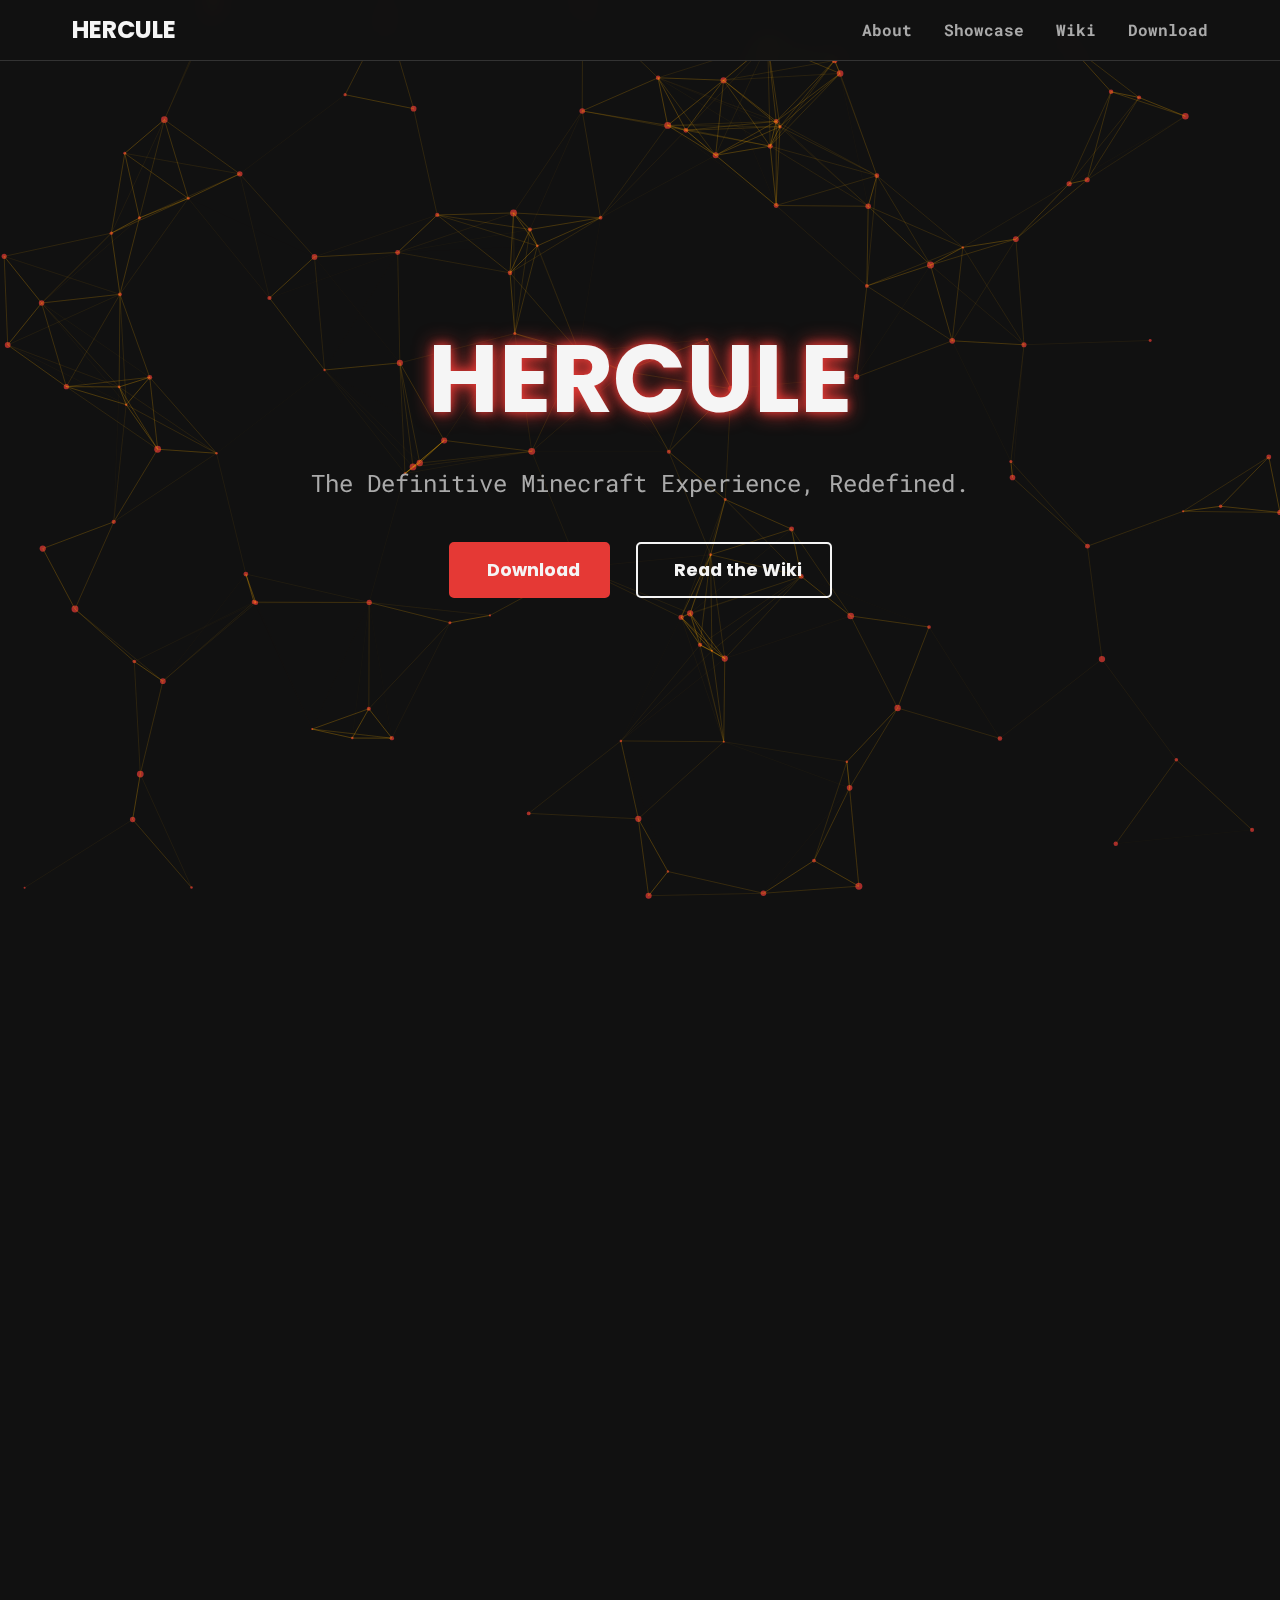
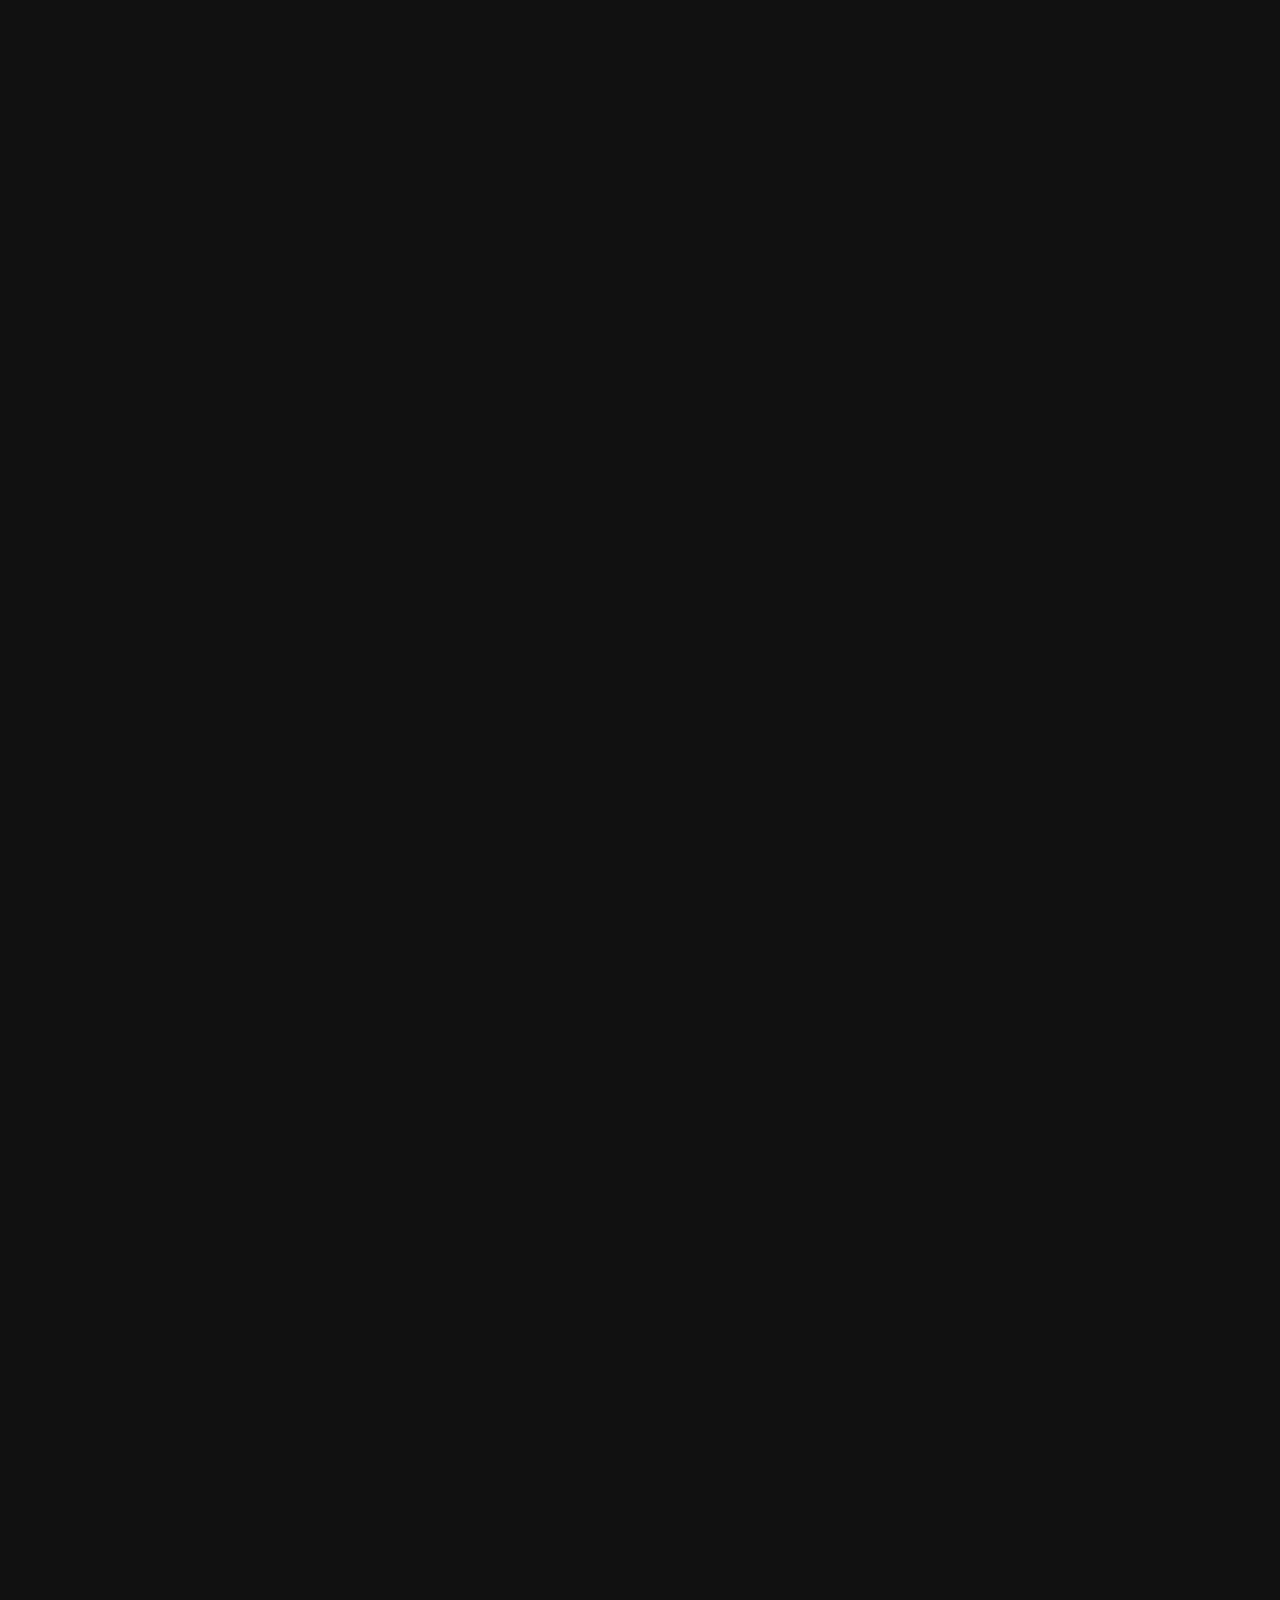
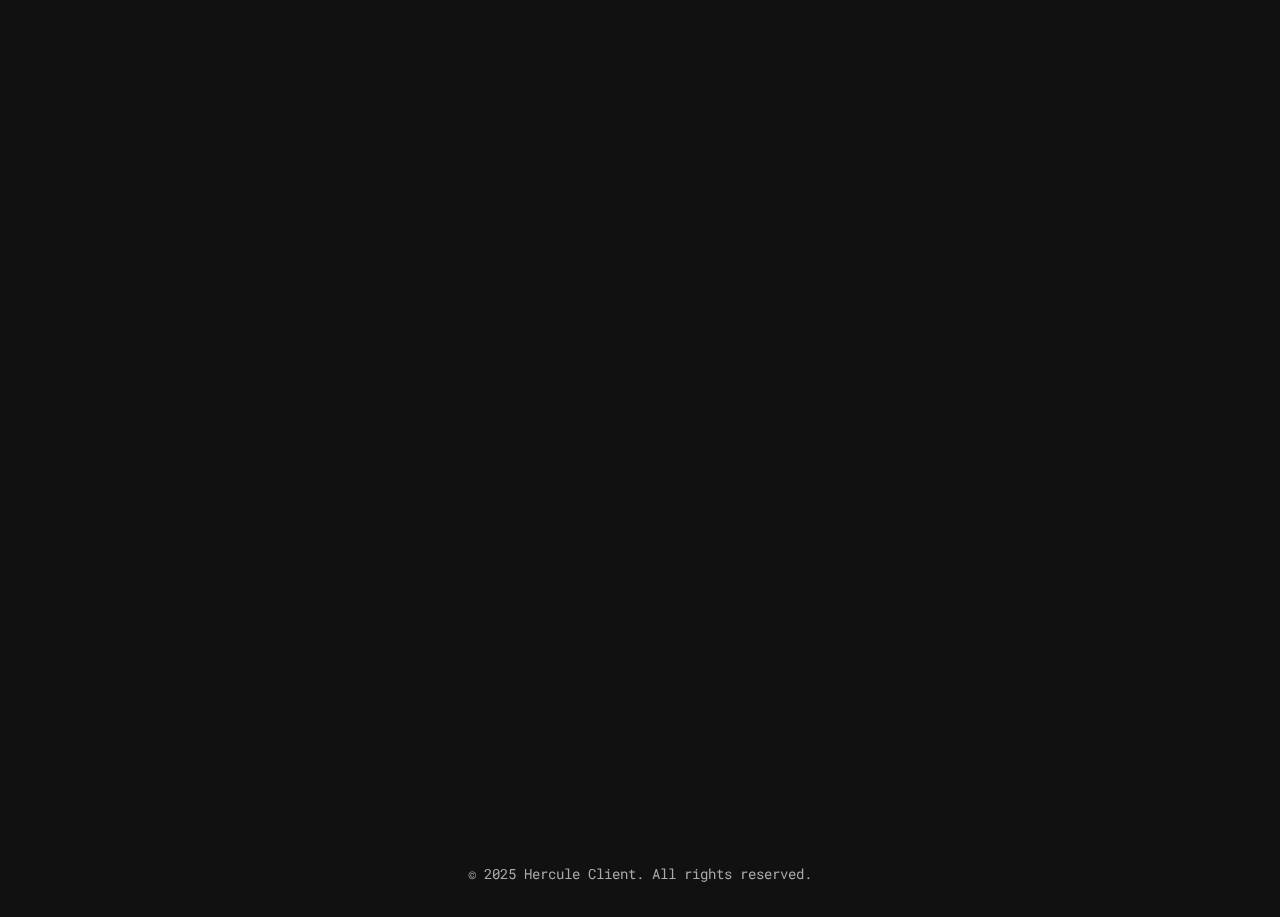
<file: index.html>
<!DOCTYPE html>
<html lang="en">
<head>
    <meta charset="UTF-8">
    <meta name="viewport" content="width=device-width, initial-scale=1.0">
    <title>Hercule Client</title>
    <link rel="stylesheet" href="style.css">
    <link rel="preconnect" href="https://fonts.googleapis.com">
    <link rel="preconnect" href="https://fonts.gstatic.com" crossorigin>
    <link href="https://fonts.googleapis.com/css2?family=Poppins:wght@700&family=Roboto+Mono:wght@400;700&display=swap" rel="stylesheet">
    <link rel="stylesheet" href="https://cdnjs.cloudflare.com/ajax/libs/font-awesome/6.5.1/css/all.min.css" integrity="sha512-DTOQO9RWCH3ppGqcWaEA1BIZOC6xxalwEsw9c2QQeAIftl+Vegovlnee1c9QX4TctnWMn13TZye+giMm8e2LwA==" crossorigin="anonymous" referrerpolicy="no-referrer" />
</head>
<body>
    <canvas id="particle-canvas"></canvas>

    <nav>
        <div class="nav-container">
            <a href="#" class="nav-logo">HERCULE</a>
            <ul class="nav-links">
                <li><a href="#about">About</a></li>
                <li><a href="#showcase">Showcase</a></li>
                <li><a href="wiki.html">Wiki</a></li>
                <li><a href="#download">Download</a></li>
            </ul>
        </div>
    </nav>

    <header class="hero-section">
        <div class="hero-content">
            <h1 class="glitch" data-text="HERCULE">HERCULE</h1>
            <p>The Definitive Minecraft Experience, Redefined.</p>
            <div class="hero-buttons">
                <a href="#download" class="cta-button"><i class="fas fa-download"></i> Download</a>
                <a href="wiki.html" class="cta-button secondary"><i class="fas fa-book"></i> Read the Wiki</a>
            </div>
        </div>
    </header>

    <main>
        <section id="about" class="content-section hidden">
            <div class="container">
                <h2>What is Hercule?</h2>
                <p>Hercule is a high-performance client for Minecraft for Windows, designed to elevate your gameplay. With a suite of powerful modules, a sleek and intuitive interface, and a focus on stability, Hercule provides the tools you need to dominate, explore, and create like never before.</p>
            </div>
        </section>

        <section id="showcase" class="content-section hidden">
            <div class="container">
                <h2>Intuitive & Powerful Interface</h2>
                <p>Manage every feature with ease through our clean, modern, and fully customizable ClickGUI. Everything you need is just a click away.</p>
                <div class="image-container">
                    <!-- The image now has an ID and a class to make it interactive -->
                    <img src="clickgui-screenshot.png" alt="Hercule Client ClickGUI Showcase" id="showcase-img" class="clickable-image">
                </div>
            </div>
        </section>
        
        <section id="team" class="content-section hidden">
            <div class="container">
                <h2>The Team</h2>
                <div class="team-grid">
                    <div class="profile-card">
                        <h3>Joker</h3>
                        <p class="role">Lead Developer</p>
                        <div class="social-links">
                            <a href="https://discordapp.com/users/835111529690562580" target="_blank" title="Discord"><i class="fab fa-discord"></i></a>
                            <a href="https://github.com/HerculeBeta" target="_blank" title="GitHub"><i class="fab fa-github"></i></a>
                        </div>
                    </div>
                    <div class="profile-card">
                        <h3>Zynur</h3>
                        <p class="role">Contributor</p>
                        <div class="social-links">
                            <a href="https://discordapp.com/users/514763363428073484" target="_blank" title="Discord"><i class="fab fa-discord"></i></a>
                        </div>
                    </div>
                </div>
            </div>
        </section>

        <section id="credits" class="content-section hidden">
            <div class="container">
                <h2>Credits & Acknowledgements</h2>
                <p>Hercule is built on the shoulders of giants. We extend our sincere gratitude to the developers and communities whose work inspired and contributed to this project.</p>
                <div class="credits-list">
                    <h3>Inspiration & Code</h3>
                    <ul>
                        <li><strong>Horion Client:</strong> For foundational concepts and inspiration.</li>
                        <li><strong>BoostV2:</strong> For advanced feature logic and bypass techniques.</li>
                    </ul>
                    <h3>Special Thanks</h3>
                    <ul>
                        <li>All the beta testers who helped identify bugs and refine features.</li>
                    </ul>
                </div>
            </div>
        </section>

        <section id="download" class="content-section hidden">
            <div class="container">
                <h2>Get Started</h2>
                <p>Download the latest version of Hercule and unleash your potential.</p>
                <a href="https://github.com/your-username/Hercule/releases/latest/download/Hercule.dll" class="cta-button large">
                    <i class="fas fa-download"></i> Download Latest Version
                </a>
                <p class="compatibility">Compatible with Minecraft for Windows v1.21.81.2</p>
            </div>
        </section>
    </main>

    <!-- +++ NEW: Image Modal Structure +++ -->
    <div id="imageModal" class="modal">
        <span class="close-button">&times;</span>
        <img class="modal-content" id="modalImage">
    </div>

    <footer>
        <p>&copy; 2025 Hercule Client. All rights reserved.</p>
    </footer>
    
    <script src="script.js"></script>
</body>
</html>
</file>
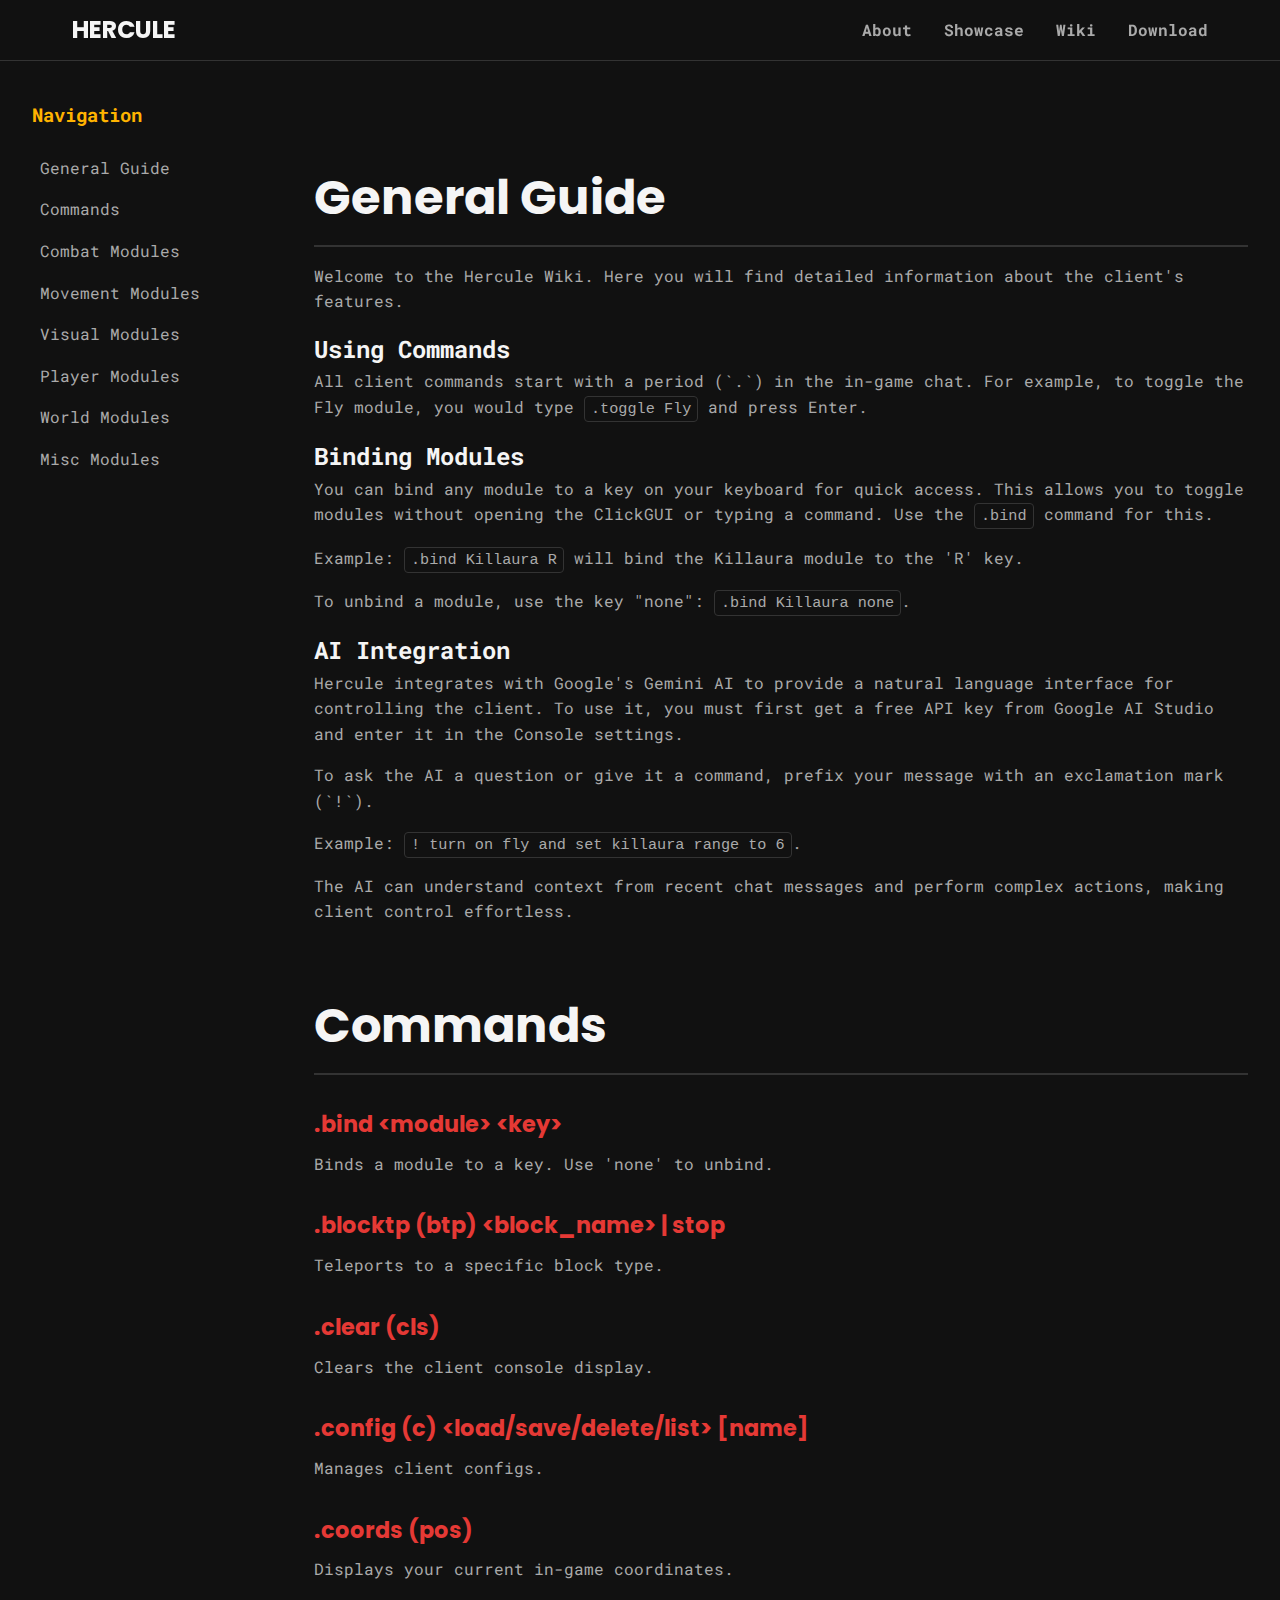
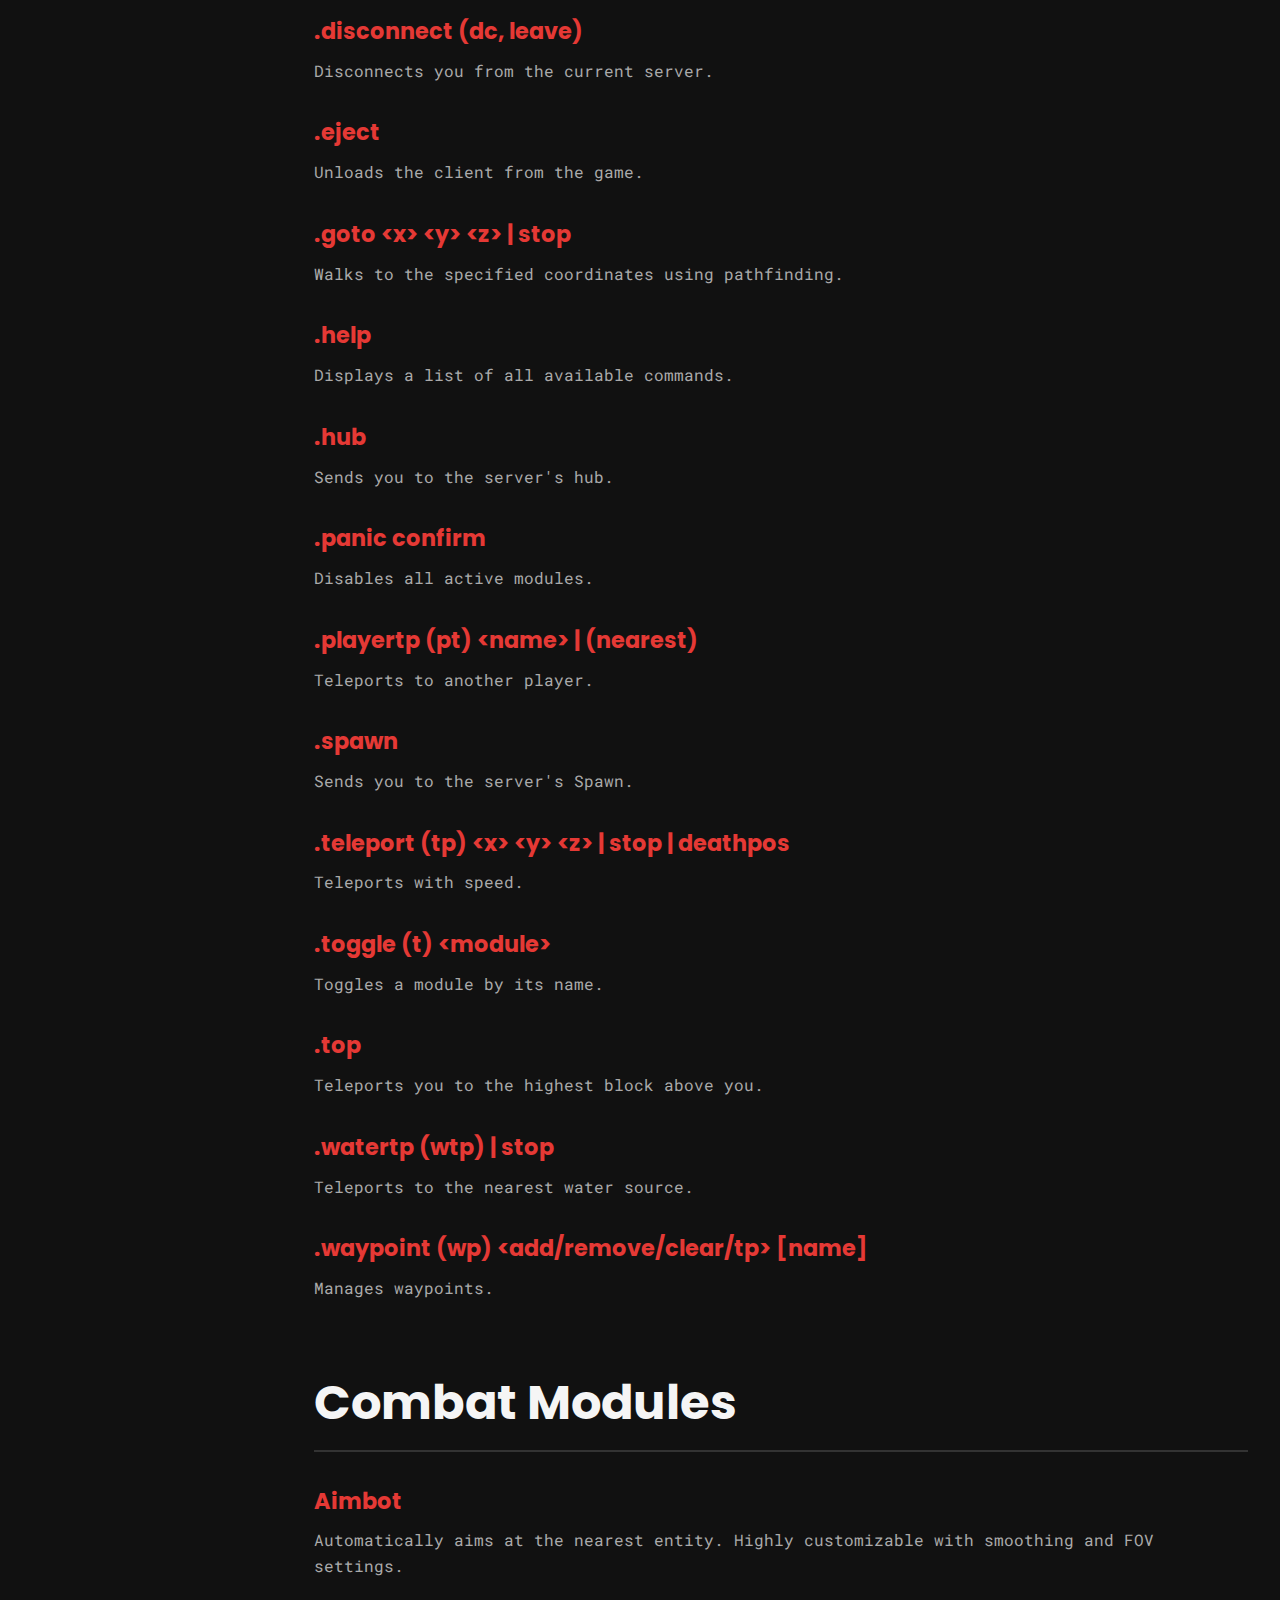
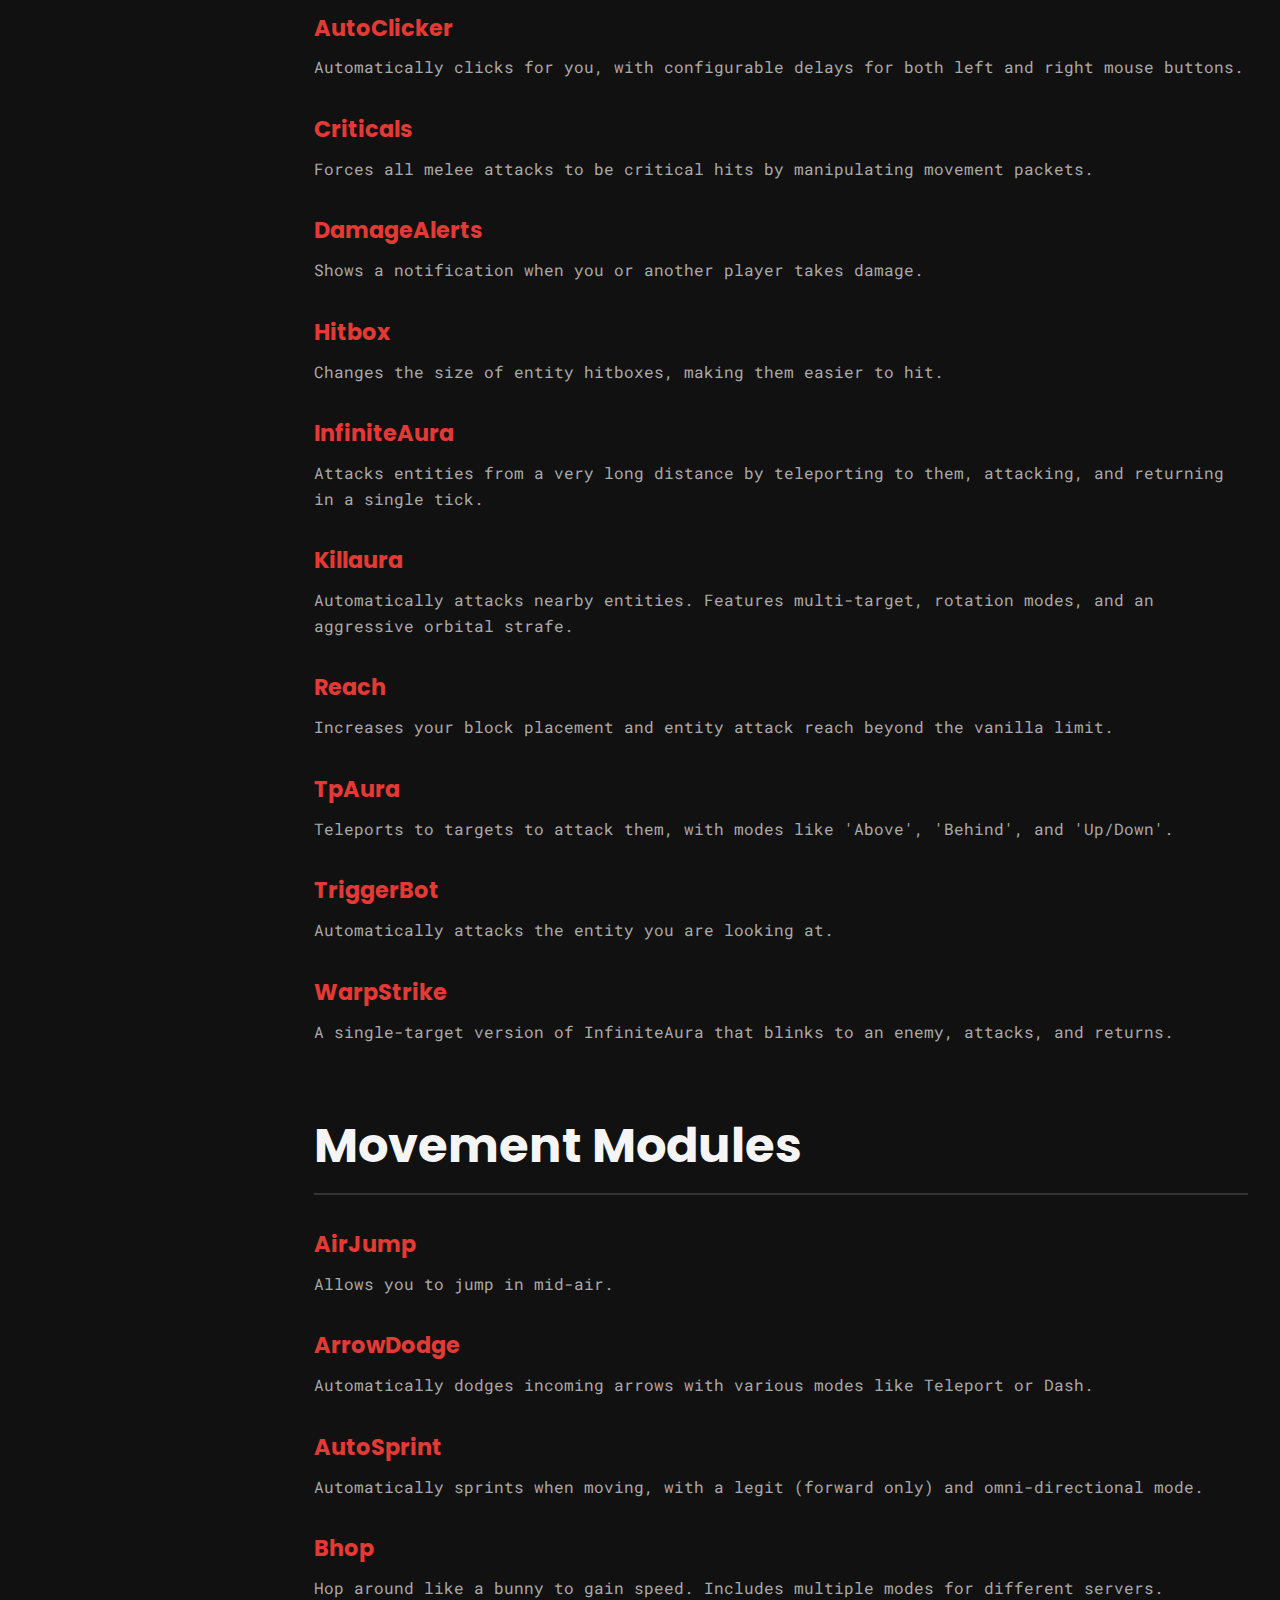
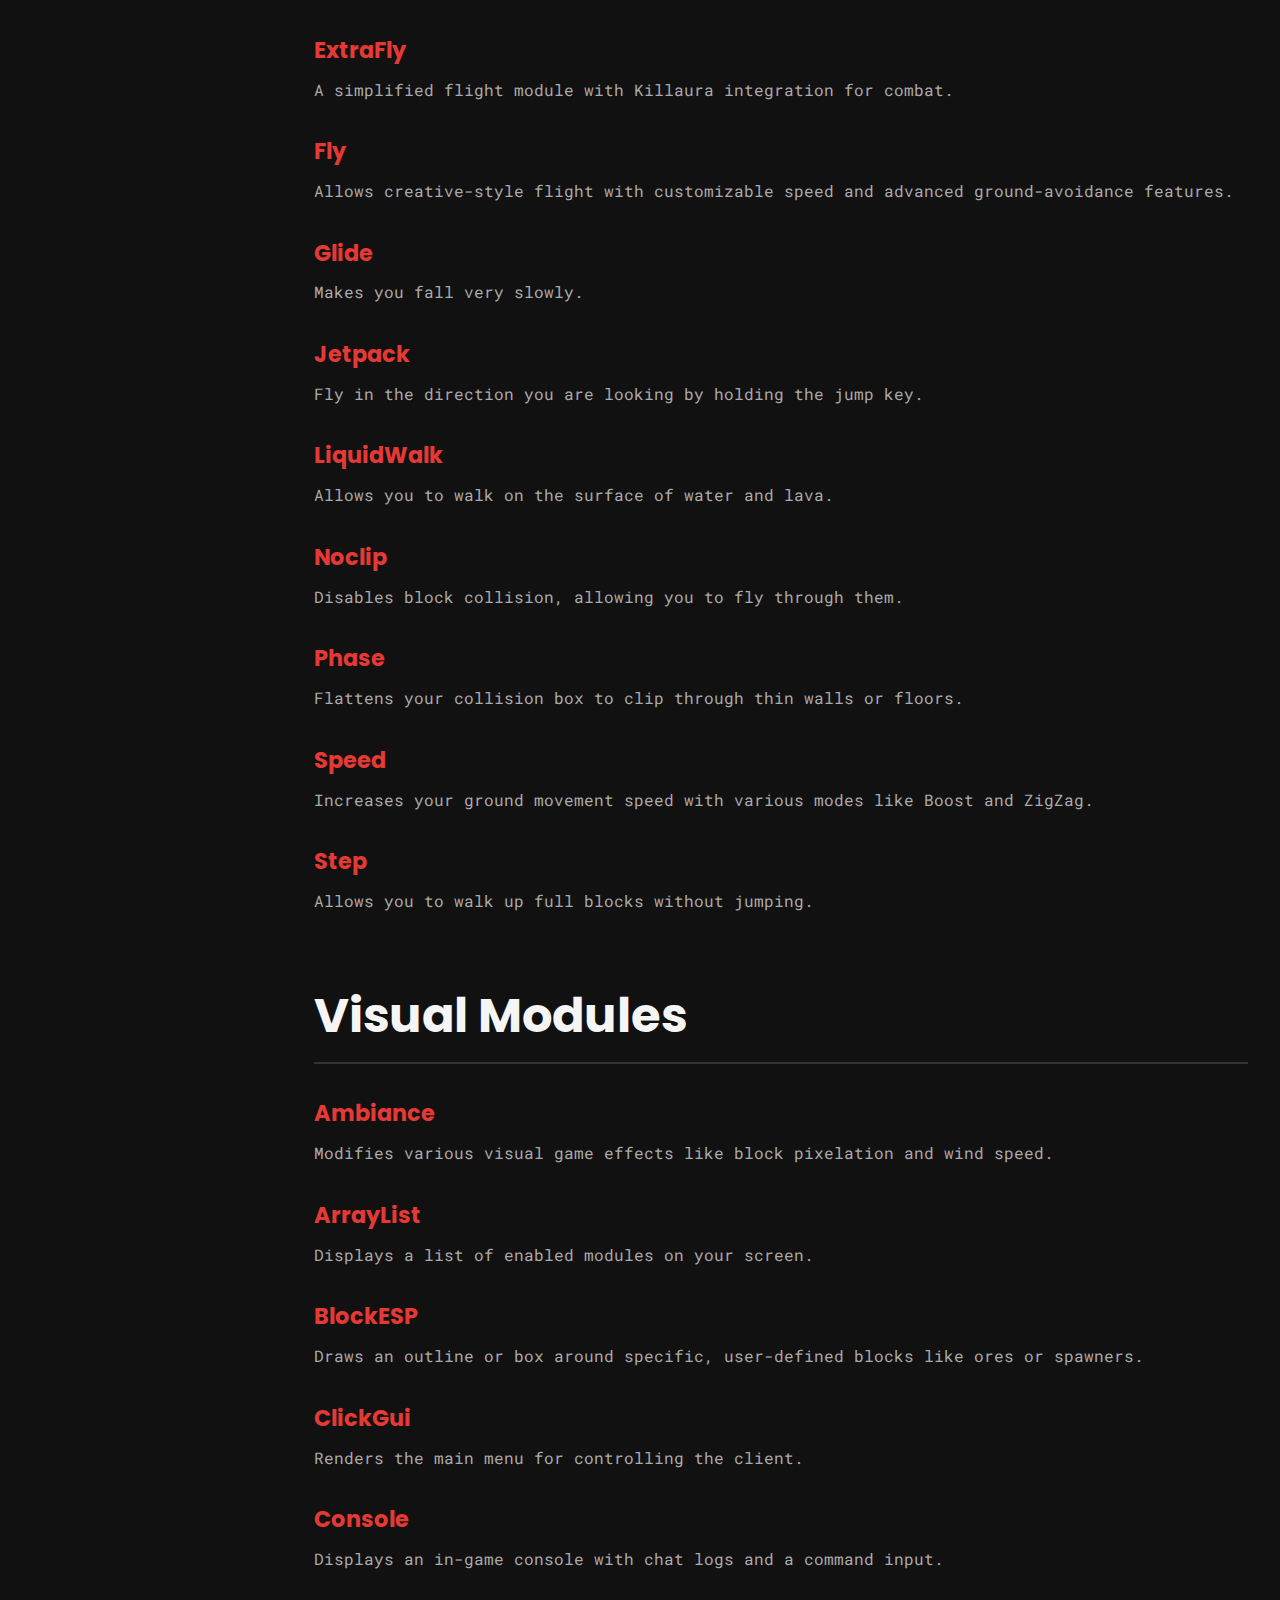
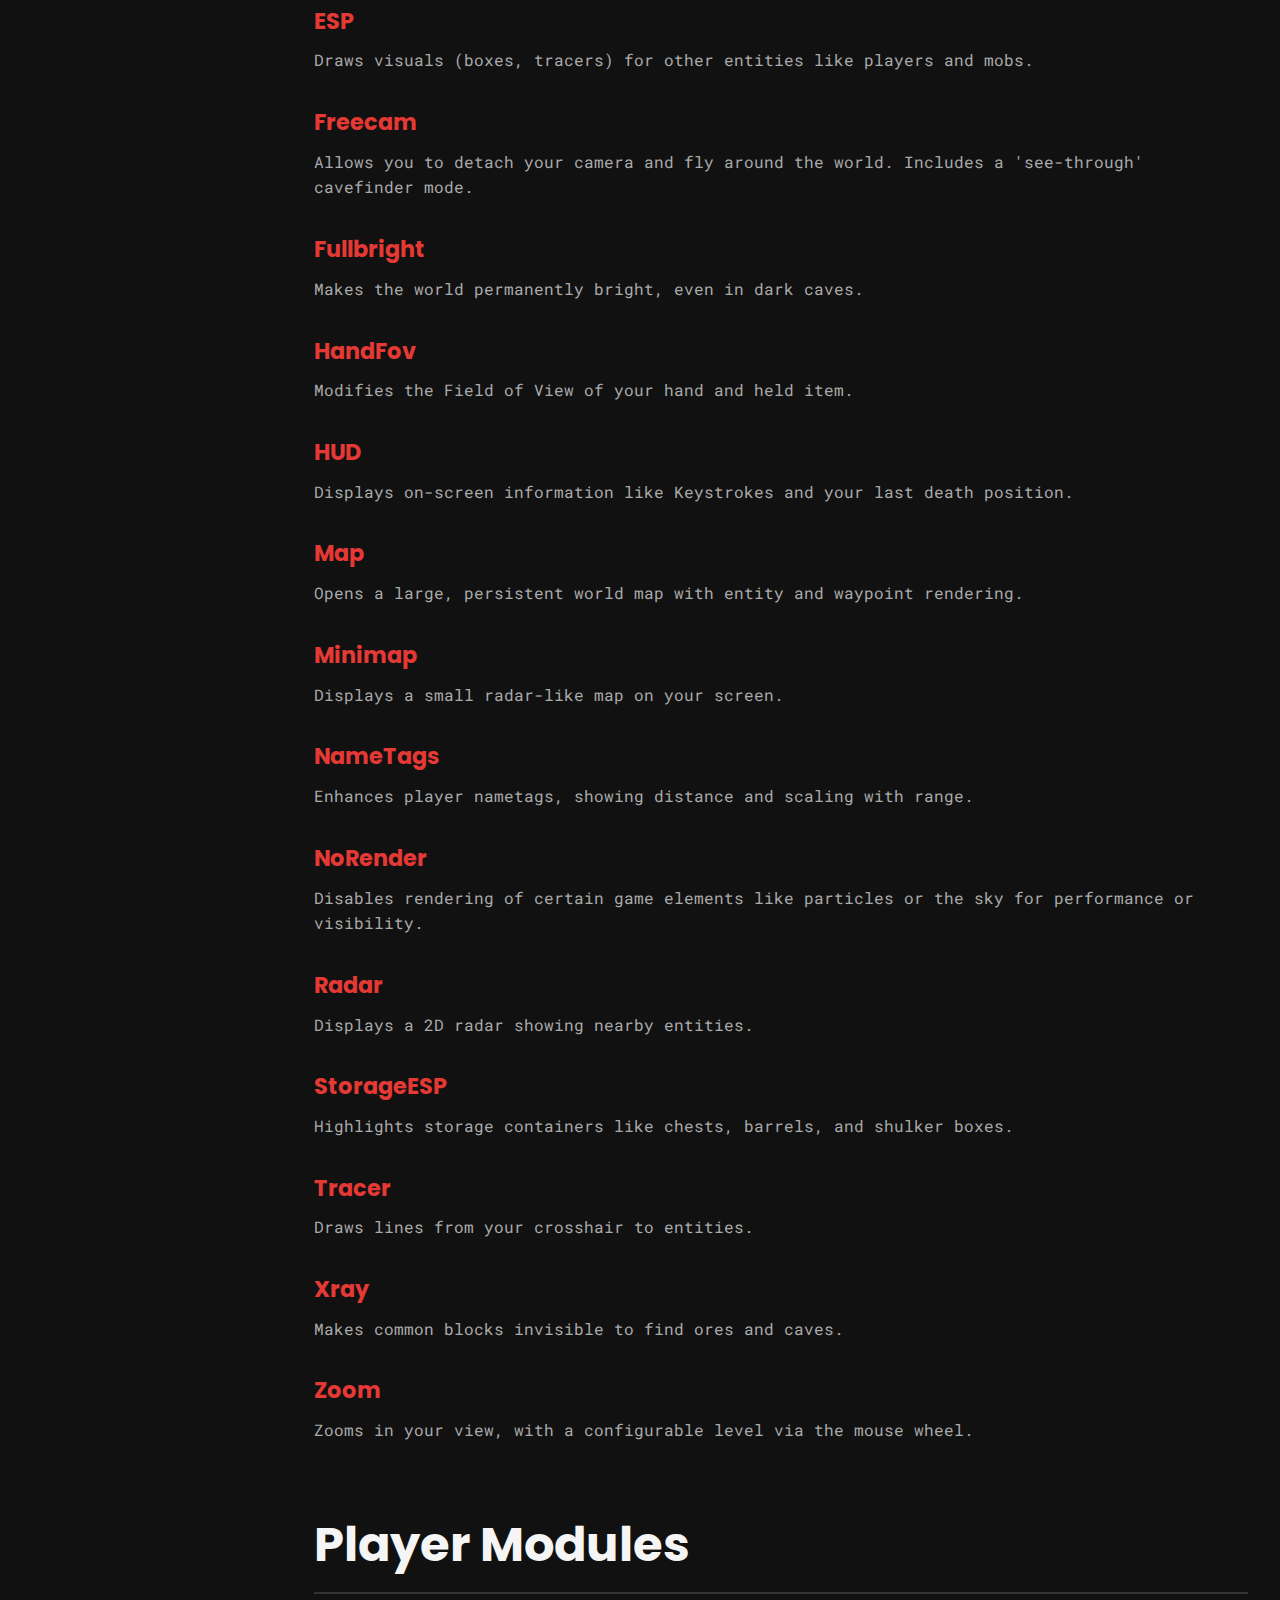
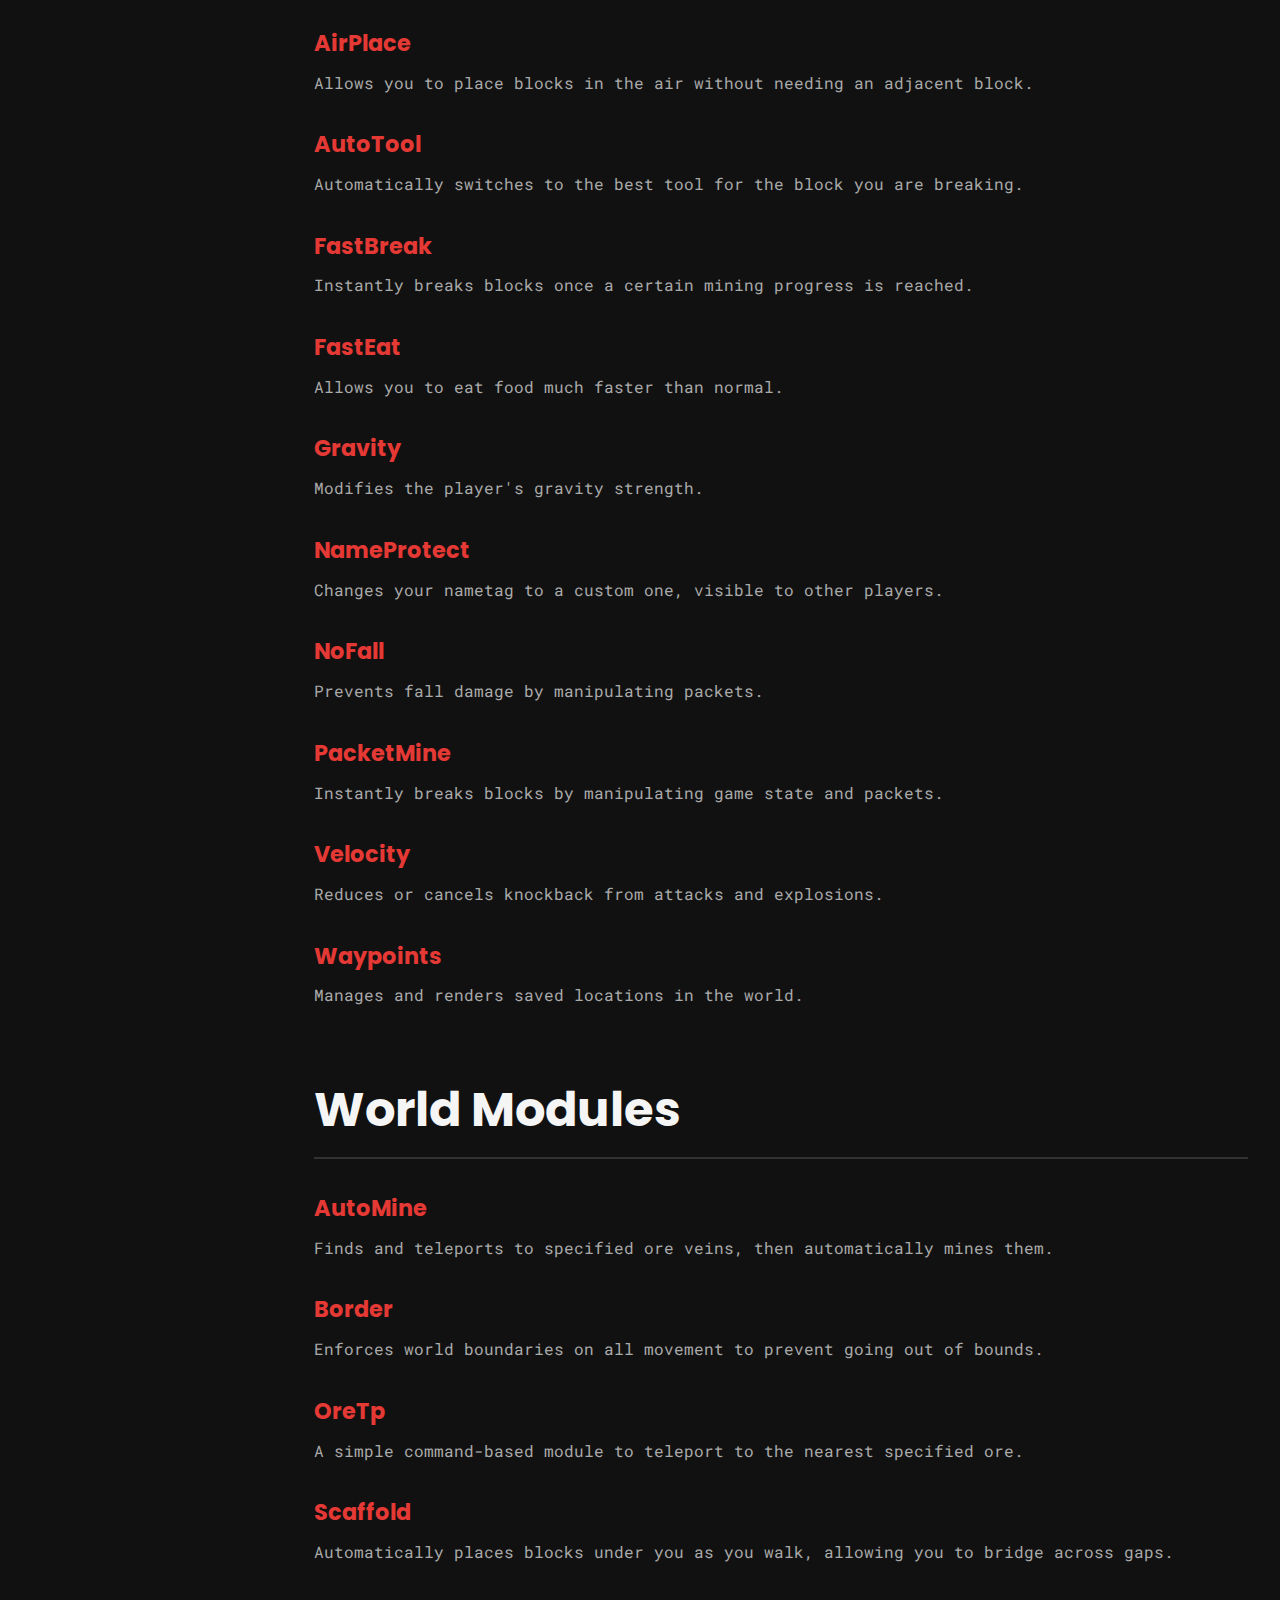
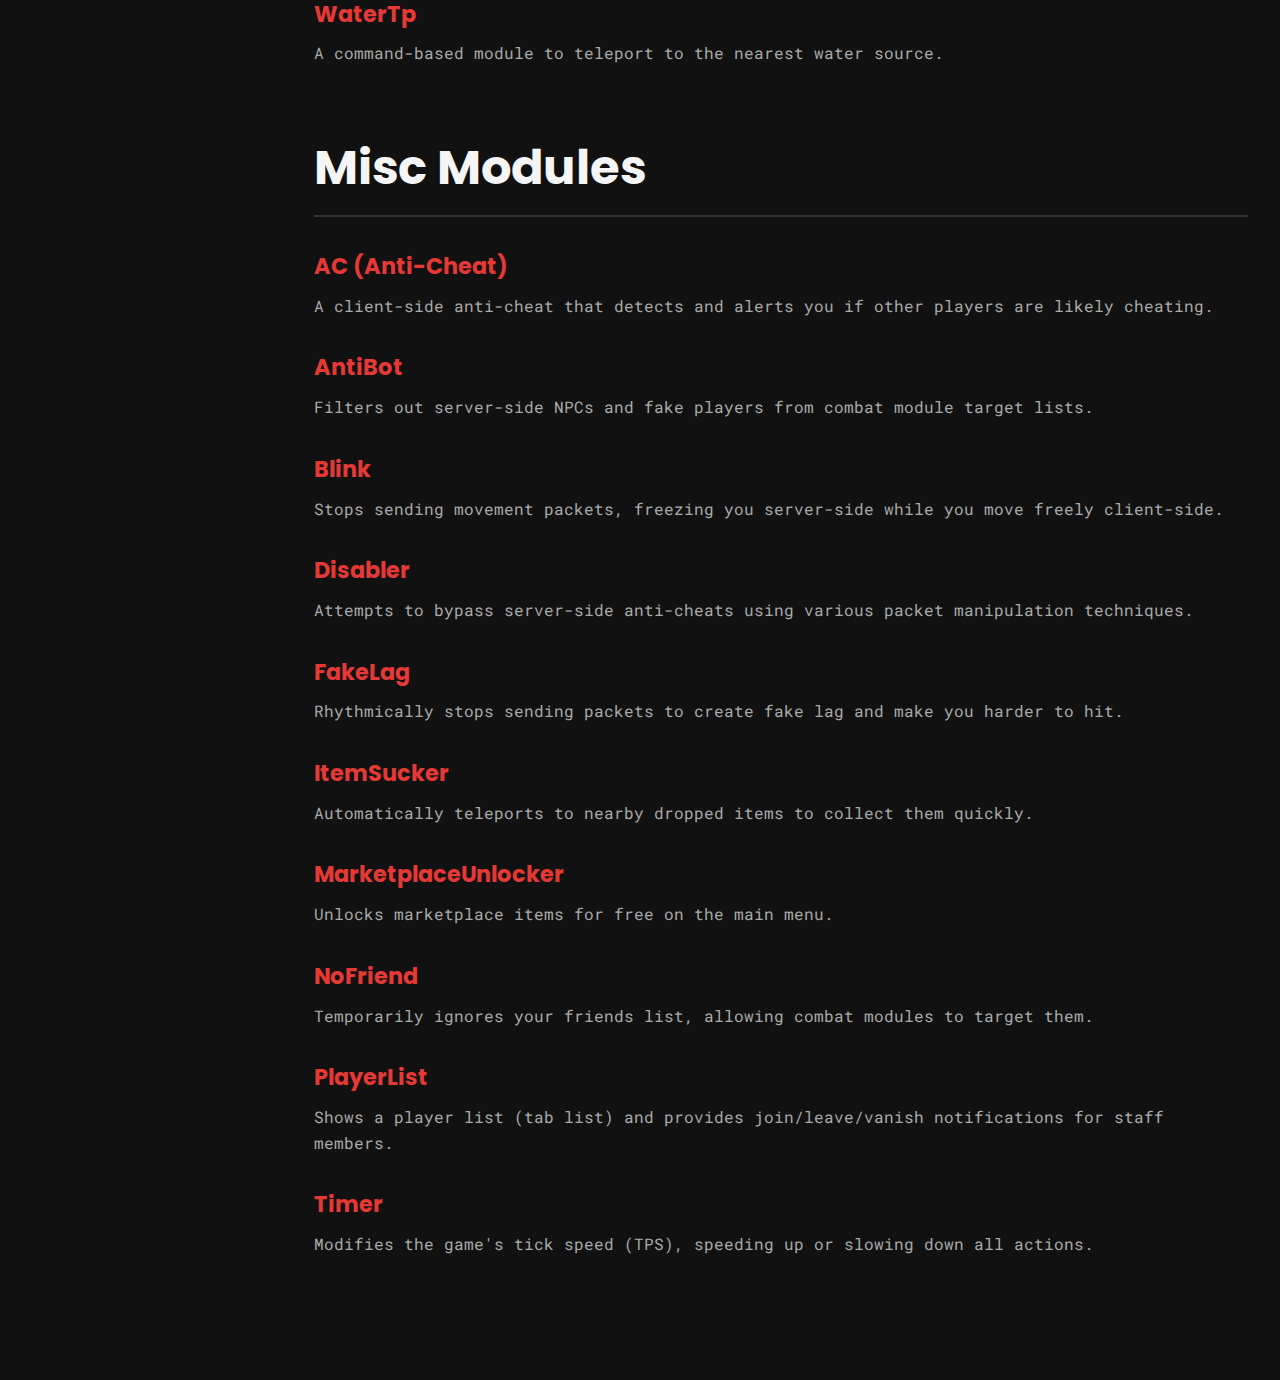
<file: wiki.html>
<!DOCTYPE html>
<html lang="en">
<head>
    <meta charset="UTF-8">
    <meta name="viewport" content="width=device-width, initial-scale=1.0">
    <title>Hercule Wiki</title>
    <link rel="stylesheet" href="style.css">
    <link rel="preconnect" href="https://fonts.googleapis.com">
    <link rel="preconnect" href="https://fonts.gstatic.com" crossorigin>
    <link href="https://fonts.googleapis.com/css2?family=Poppins:wght@700&family=Roboto+Mono:wght@400;700&display=swap" rel="stylesheet">
</head>
<body>
    <nav>
        <div class="nav-container">
            <a href="index.html" class="nav-logo">HERCULE</a>
            <ul class="nav-links">
                <li><a href="index.html#about">About</a></li>
                <li><a href="index.html#showcase">Showcase</a></li>
                <li><a href="wiki.html">Wiki</a></li>
                <li><a href="index.html#download">Download</a></li>
            </ul>
        </div>
    </nav>

    <div class="wiki-wrapper">
        <aside class="sidebar">
            <h3>Navigation</h3>
            <ul>
                <li><a href="#general">General Guide</a></li>
                <li><a href="#commands">Commands</a></li>
                <li><a href="#modules-combat">Combat Modules</a></li>
                <li><a href="#modules-movement">Movement Modules</a></li>
                <li><a href="#modules-visual">Visual Modules</a></li>
                <li><a href="#modules-player">Player Modules</a></li>
                <li><a href="#modules-world">World Modules</a></li>
                <li><a href="#modules-misc">Misc Modules</a></li>
            </ul>
        </aside>

        <main class="wiki-content">
            <section id="general">
                <h1>General Guide</h1>
                <p>Welcome to the Hercule Wiki. Here you will find detailed information about the client's features.</p>

                <h2>Using Commands</h2>
                <p>All client commands start with a period (`.`) in the in-game chat. For example, to toggle the Fly module, you would type <code>.toggle Fly</code> and press Enter.</p>

                <h2>Binding Modules</h2>
                <p>You can bind any module to a key on your keyboard for quick access. This allows you to toggle modules without opening the ClickGUI or typing a command. Use the <code>.bind</code> command for this.</p>
                <p>Example: <code>.bind Killaura R</code> will bind the Killaura module to the 'R' key.</p>
                <p>To unbind a module, use the key "none": <code>.bind Killaura none</code>.</p>

                <h2>AI Integration</h2>
                <p>Hercule integrates with Google's Gemini AI to provide a natural language interface for controlling the client. To use it, you must first get a free API key from Google AI Studio and enter it in the Console settings.</p>
                <p>To ask the AI a question or give it a command, prefix your message with an exclamation mark (`!`).</p>
                <p>Example: <code>! turn on fly and set killaura range to 6</code>.</p>
                <p>The AI can understand context from recent chat messages and perform complex actions, making client control effortless.</p>
            </section>

            <section id="commands">
                <h1>Commands</h1>
                <!-- Commands will be dynamically populated here from your source code knowledge -->
                <h3>.bind &lt;module&gt; &lt;key&gt;</h3><p>Binds a module to a key. Use 'none' to unbind.</p>
                <h3>.blocktp (btp) &lt;block_name&gt; | stop</h3><p>Teleports to a specific block type.</p>
                <h3>.clear (cls)</h3><p>Clears the client console display.</p>
                <h3>.config (c) &lt;load/save/delete/list&gt; [name]</h3><p>Manages client configs.</p>
                <h3>.coords (pos)</h3><p>Displays your current in-game coordinates.</p>
                <h3>.disconnect (dc, leave)</h3><p>Disconnects you from the current server.</p>
                <h3>.eject</h3><p>Unloads the client from the game.</p>
                <h3>.goto &lt;x&gt; &lt;y&gt; &lt;z&gt; | stop</h3><p>Walks to the specified coordinates using pathfinding.</p>
                <h3>.help</h3><p>Displays a list of all available commands.</p>
                <h3>.hub</h3><p>Sends you to the server's hub.</p>
                <h3>.panic confirm</h3><p>Disables all active modules.</p>
                <h3>.playertp (pt) &lt;name&gt; | (nearest)</h3><p>Teleports to another player.</p>
                <h3>.spawn</h3><p>Sends you to the server's Spawn.</p>
                <h3>.teleport (tp) &lt;x&gt; &lt;y&gt; &lt;z&gt; | stop | deathpos</h3><p>Teleports with speed.</p>
                <h3>.toggle (t) &lt;module&gt;</h3><p>Toggles a module by its name.</p>
                <h3>.top</h3><p>Teleports you to the highest block above you.</p>
                <h3>.watertp (wtp) | stop</h3><p>Teleports to the nearest water source.</p>
                <h3>.waypoint (wp) &lt;add/remove/clear/tp&gt; [name]</h3><p>Manages waypoints.</p>
            </section>
            
            <section id="modules-combat">
                <h1>Combat Modules</h1>
                <h3>Aimbot</h3><p>Automatically aims at the nearest entity. Highly customizable with smoothing and FOV settings.</p>
                <h3>AutoClicker</h3><p>Automatically clicks for you, with configurable delays for both left and right mouse buttons.</p>
                <h3>Criticals</h3><p>Forces all melee attacks to be critical hits by manipulating movement packets.</p>
                <h3>DamageAlerts</h3><p>Shows a notification when you or another player takes damage.</p>
                <h3>Hitbox</h3><p>Changes the size of entity hitboxes, making them easier to hit.</p>
                <h3>InfiniteAura</h3><p>Attacks entities from a very long distance by teleporting to them, attacking, and returning in a single tick.</p>
                <h3>Killaura</h3><p>Automatically attacks nearby entities. Features multi-target, rotation modes, and an aggressive orbital strafe.</p>
                <h3>Reach</h3><p>Increases your block placement and entity attack reach beyond the vanilla limit.</p>
                <h3>TpAura</h3><p>Teleports to targets to attack them, with modes like 'Above', 'Behind', and 'Up/Down'.</p>
                <h3>TriggerBot</h3><p>Automatically attacks the entity you are looking at.</p>
                <h3>WarpStrike</h3><p>A single-target version of InfiniteAura that blinks to an enemy, attacks, and returns.</p>
            </section>

            <section id="modules-movement">
                <h1>Movement Modules</h1>
                <h3>AirJump</h3><p>Allows you to jump in mid-air.</p>
                <h3>ArrowDodge</h3><p>Automatically dodges incoming arrows with various modes like Teleport or Dash.</p>
                <h3>AutoSprint</h3><p>Automatically sprints when moving, with a legit (forward only) and omni-directional mode.</p>
                <h3>Bhop</h3><p>Hop around like a bunny to gain speed. Includes multiple modes for different servers.</p>
                <h3>ExtraFly</h3><p>A simplified flight module with Killaura integration for combat.</p>
                <h3>Fly</h3><p>Allows creative-style flight with customizable speed and advanced ground-avoidance features.</p>
                <h3>Glide</h3><p>Makes you fall very slowly.</p>
                <h3>Jetpack</h3><p>Fly in the direction you are looking by holding the jump key.</p>
                <h3>LiquidWalk</h3><p>Allows you to walk on the surface of water and lava.</p>
                <h3>Noclip</h3><p>Disables block collision, allowing you to fly through them.</p>
                <h3>Phase</h3><p>Flattens your collision box to clip through thin walls or floors.</p>
                <h3>Speed</h3><p>Increases your ground movement speed with various modes like Boost and ZigZag.</p>
                <h3>Step</h3><p>Allows you to walk up full blocks without jumping.</p>
            </section>
            
            <section id="modules-visual">
                <h1>Visual Modules</h1>
                <h3>Ambiance</h3><p>Modifies various visual game effects like block pixelation and wind speed.</p>
                <h3>ArrayList</h3><p>Displays a list of enabled modules on your screen.</p>
                <h3>BlockESP</h3><p>Draws an outline or box around specific, user-defined blocks like ores or spawners.</p>
                <h3>ClickGui</h3><p>Renders the main menu for controlling the client.</p>
                <h3>Console</h3><p>Displays an in-game console with chat logs and a command input.</p>
                <h3>ESP</h3><p>Draws visuals (boxes, tracers) for other entities like players and mobs.</p>
                <h3>Freecam</h3><p>Allows you to detach your camera and fly around the world. Includes a 'see-through' cavefinder mode.</p>
                <h3>Fullbright</h3><p>Makes the world permanently bright, even in dark caves.</p>
                <h3>HandFov</h3><p>Modifies the Field of View of your hand and held item.</p>
                <h3>HUD</h3><p>Displays on-screen information like Keystrokes and your last death position.</p>
                <h3>Map</h3><p>Opens a large, persistent world map with entity and waypoint rendering.</p>
                <h3>Minimap</h3><p>Displays a small radar-like map on your screen.</p>
                <h3>NameTags</h3><p>Enhances player nametags, showing distance and scaling with range.</p>
                <h3>NoRender</h3><p>Disables rendering of certain game elements like particles or the sky for performance or visibility.</p>
                <h3>Radar</h3><p>Displays a 2D radar showing nearby entities.</p>
                <h3>StorageESP</h3><p>Highlights storage containers like chests, barrels, and shulker boxes.</p>
                <h3>Tracer</h3><p>Draws lines from your crosshair to entities.</p>
                <h3>Xray</h3><p>Makes common blocks invisible to find ores and caves.</p>
                <h3>Zoom</h3><p>Zooms in your view, with a configurable level via the mouse wheel.</p>
            </section>
            
            <section id="modules-player">
                <h1>Player Modules</h1>
                <h3>AirPlace</h3><p>Allows you to place blocks in the air without needing an adjacent block.</p>
                <h3>AutoTool</h3><p>Automatically switches to the best tool for the block you are breaking.</p>
                <h3>FastBreak</h3><p>Instantly breaks blocks once a certain mining progress is reached.</p>
                <h3>FastEat</h3><p>Allows you to eat food much faster than normal.</p>
                <h3>Gravity</h3><p>Modifies the player's gravity strength.</p>
                <h3>NameProtect</h3><p>Changes your nametag to a custom one, visible to other players.</p>
                <h3>NoFall</h3><p>Prevents fall damage by manipulating packets.</p>
                <h3>PacketMine</h3><p>Instantly breaks blocks by manipulating game state and packets.</p>
                <h3>Velocity</h3><p>Reduces or cancels knockback from attacks and explosions.</p>
                <h3>Waypoints</h3><p>Manages and renders saved locations in the world.</p>
            </section>

            <section id="modules-world">
                <h1>World Modules</h1>
                <h3>AutoMine</h3><p>Finds and teleports to specified ore veins, then automatically mines them.</p>
                <h3>Border</h3><p>Enforces world boundaries on all movement to prevent going out of bounds.</p>
                <h3>OreTp</h3><p>A simple command-based module to teleport to the nearest specified ore.</p>
                <h3>Scaffold</h3><p>Automatically places blocks under you as you walk, allowing you to bridge across gaps.</p>
                <h3>WaterTp</h3><p>A command-based module to teleport to the nearest water source.</p>
            </section>

            <section id="modules-misc">
                <h1>Misc Modules</h1>
                <h3>AC (Anti-Cheat)</h3><p>A client-side anti-cheat that detects and alerts you if other players are likely cheating.</p>
                <h3>AntiBot</h3><p>Filters out server-side NPCs and fake players from combat module target lists.</p>
                <h3>Blink</h3><p>Stops sending movement packets, freezing you server-side while you move freely client-side.</p>
                <h3>Disabler</h3><p>Attempts to bypass server-side anti-cheats using various packet manipulation techniques.</p>
                <h3>FakeLag</h3><p>Rhythmically stops sending packets to create fake lag and make you harder to hit.</p>
                <h3>ItemSucker</h3><p>Automatically teleports to nearby dropped items to collect them quickly.</p>
                <h3>MarketplaceUnlocker</h3><p>Unlocks marketplace items for free on the main menu.</p>
                <h3>NoFriend</h3><p>Temporarily ignores your friends list, allowing combat modules to target them.</p>
                <h3>PlayerList</h3><p>Shows a player list (tab list) and provides join/leave/vanish notifications for staff members.</p>
                <h3>Timer</h3><p>Modifies the game's tick speed (TPS), speeding up or slowing down all actions.</p>
            </section>

        </main>
    </div>

</body>
</html>
</file>
<file: style.css>
:root {
    --bg-color: #111111;
    --primary-red: #e53935;
    --primary-gold: #ffb300;
    --text-color: #f5f5f5;
    --text-muted: #aaaaaa;
    --container-bg: #1a1a1a;
    --border-color: #333333;
}

* {
    margin: 0;
    padding: 0;
    box-sizing: border-box;
}

html {
    scroll-behavior: smooth;
}

body {
    font-family: 'Roboto Mono', monospace;
    background-color: var(--bg-color);
    color: var(--text-color);
    line-height: 1.6;
}

#particle-canvas {
    position: fixed;
    top: 0;
    left: 0;
    width: 100%;
    height: 100%;
    z-index: -1;
}

.container {
    max-width: 960px;
    margin: auto;
    padding: 2rem;
    text-align: center;
}

/* --- Navigation Bar --- */
nav {
    position: fixed;
    top: 0;
    left: 0;
    width: 100%;
    background-color: rgba(17, 17, 17, 0.8);
    backdrop-filter: blur(10px);
    z-index: 1000;
    border-bottom: 1px solid var(--border-color);
}

.nav-container {
    max-width: 1200px;
    margin: 0 auto;
    display: flex;
    justify-content: space-between;
    align-items: center;
    padding: 0 2rem;
    height: 60px;
}

.nav-logo {
    font-family: 'Poppins', sans-serif;
    font-size: 1.5rem;
    font-weight: 700;
    color: var(--text-color);
    text-decoration: none;
}

.nav-links {
    list-style: none;
    display: flex;
}

.nav-links li {
    margin-left: 2rem;
}

.nav-links a {
    color: var(--text-muted);
    text-decoration: none;
    font-weight: 700;
    transition: color 0.3s ease;
}

.nav-links a:hover {
    color: var(--primary-red);
}

/* --- Hero Section --- */
.hero-section {
    height: 100vh;
    display: flex;
    justify-content: center;
    align-items: center;
    text-align: center;
    position: relative;
    overflow: hidden;
}

.hero-content h1 {
    font-family: 'Poppins', sans-serif;
    font-size: 6rem;
    font-weight: 700;
    margin-bottom: 0.5rem;
    color: var(--text-color);
    text-shadow: 0 0 10px var(--primary-red), 0 0 20px var(--primary-red);
}

.hero-content p {
    font-size: 1.5rem;
    color: var(--text-muted);
    margin-bottom: 2.5rem;
}

.hero-buttons .cta-button {
    margin: 0 0.5rem;
}

/* --- Call to Action Button --- */
.cta-button {
    display: inline-block;
    padding: 12px 28px;
    background-color: var(--primary-red);
    color: var(--text-color);
    text-decoration: none;
    font-family: 'Poppins', sans-serif;
    font-weight: 700;
    border-radius: 5px;
    transition: all 0.3s ease;
    border: 2px solid var(--primary-red);
    font-size: 1.1rem;
}

.cta-button.secondary {
    background-color: transparent;
    color: var(--text-color);
    border-color: var(--text-color);
}

.cta-button.secondary:hover {
    background-color: var(--text-color);
    color: var(--bg-color);
    box-shadow: 0 5px 15px rgba(245, 245, 245, 0.2);
}

.cta-button.large { padding: 15px 40px; font-size: 1.3rem; }
.cta-button i { margin-right: 8px; }

.cta-button:hover {
    transform: translateY(-3px);
    box-shadow: 0 5px 15px rgba(229, 57, 53, 0.4);
}

/* --- Content Sections --- */
main {
    padding-top: 60px; /* Offset for fixed nav */
}

.content-section {
    background-color: var(--container-bg);
    margin: 4rem 2rem;
    border-radius: 10px;
    border: 1px solid var(--border-color);
    box-shadow: 0 10px 30px rgba(0,0,0,0.5);
    padding: 3rem 2rem;
}

.content-section h2 {
    font-family: 'Poppins', sans-serif;
    font-size: 2.5rem;
    margin-bottom: 1rem;
    color: var(--primary-gold);
}

.content-section p { color: var(--text-muted); max-width: 800px; margin: 0 auto 1.5rem auto; }

/* --- Team Section --- */
.team-grid { display: flex; justify-content: center; gap: 2rem; margin-top: 2rem; flex-wrap: wrap; }
.profile-card { background-color: var(--bg-color); padding: 1.5rem; border-radius: 8px; width: 250px; border: 1px solid var(--border-color); transition: transform 0.3s ease, box-shadow 0.3s ease; }
.profile-card:hover { transform: translateY(-5px); box-shadow: 0 8px 25px rgba(0,0,0,0.7); }
.profile-card h3 { font-family: 'Poppins', sans-serif; color: var(--text-color); margin-bottom: 0.25rem; }
.profile-card .role { color: var(--primary-gold); font-size: 0.9rem; margin-bottom: 1rem; }
.social-links a { color: var(--text-muted); font-size: 1.5rem; margin: 0 0.5rem; transition: color 0.3s ease; }
.social-links a:hover { color: var(--primary-red); }

/* --- Credits Section --- */
.credits-list { text-align: left; max-width: 700px; margin: 2rem auto 0 auto; }
.credits-list h3 { font-size: 1.5rem; color: var(--text-color); margin-top: 1.5rem; margin-bottom: 0.5rem; border-left: 3px solid var(--primary-red); padding-left: 10px; }
.credits-list ul { list-style: none; }
.credits-list ul li { margin-bottom: 0.5rem; background-color: var(--bg-color); padding: 8px 12px; border-radius: 4px; }

/* --- Showcase Section --- */
.image-container { margin-top: 2rem; padding: 10px; background: linear-gradient(145deg, #1f1f1f, #181818); border-radius: 8px; box-shadow: 0 0 20px rgba(0,0,0,0.6); }
.image-container .clickable-image { cursor: zoom-in; }
.image-container img { max-width: 100%; border-radius: 5px; border: 1px solid var(--border-color); }

/* +++ NEW: Image Modal Styles +++ */
.modal {
    display: none;
    position: fixed;
    z-index: 2000;
    left: 0;
    top: 0;
    width: 100%;
    height: 100%;
    overflow: auto;
    background-color: rgba(0, 0, 0, 0.9);
    justify-content: center;
    align-items: center;
    animation: fadeIn 0.3s;
}

.modal-content {
    margin: auto;
    display: block;
    max-width: 90%;
    max-height: 90%;
    transition: transform 0.2s ease-in-out;
}

.close-button {
    position: absolute;
    top: 15px;
    right: 35px;
    color: #f1f1f1;
    font-size: 40px;
    font-weight: bold;
    transition: 0.3s;
    cursor: pointer;
}

.close-button:hover,
.close-button:focus {
    color: #bbb;
    text-decoration: none;
}

@keyframes fadeIn {
    from { opacity: 0; }
    to { opacity: 1; }
}

/* --- Download Section --- */
#download .compatibility { margin-top: 1rem; font-size: 0.9rem; color: #888; }
/* --- Footer --- */
footer { text-align: center; padding: 2rem; color: var(--text-muted); font-size: 0.9rem; }
/* --- Scroll Animations --- */
.hidden { opacity: 0; transform: translateY(30px); transition: opacity 0.8s ease-out, transform 0.8s ease-out; }
.visible { opacity: 1; transform: translateY(0); }
/* --- WIKI PAGE STYLES --- */
.wiki-wrapper { display: flex; max-width: 1400px; margin: 100px auto 4rem auto; padding: 0 2rem; gap: 2rem; }
.sidebar { flex: 0 0 250px; }
.sidebar h3 { font-size: 1.2rem; color: var(--primary-gold); margin-bottom: 1rem; }
.sidebar ul { list-style: none; }
.sidebar ul li a { display: block; padding: 8px; color: var(--text-muted); text-decoration: none; border-radius: 4px; transition: background-color 0.3s ease, color 0.3s ease; }
.sidebar ul li a:hover { background-color: var(--container-bg); color: var(--text-color); }
.wiki-content { flex: 1; }
.wiki-content section { margin-bottom: 4rem; }
.wiki-content h1 { font-family: 'Poppins', sans-serif; font-size: 3rem; margin-bottom: 1rem; border-bottom: 2px solid var(--border-color); padding-bottom: 0.5rem; }
.wiki-content h3 { font-family: 'Poppins', sans-serif; font-size: 1.4rem; color: var(--primary-red); margin-top: 2rem; margin-bottom: 0.5rem; }
.wiki-content p { color: var(--text-muted); margin-bottom: 1rem; }
.wiki-content code { background-color: var(--bg-color); padding: 3px 6px; border-radius: 4px; font-size: 0.95rem; border: 1px solid var(--border-color); }

/* Responsive Design */
@media (max-width: 768px) {
    .nav-links { display: none; }
    .hero-content h1 { font-size: 3.5rem; }
    .hero-content p { font-size: 1.2rem; }
    .content-section { margin: 2rem 1rem; padding: 2rem 1rem; }
    .container { padding: 1rem; }
    .wiki-wrapper { flex-direction: column; }
    .sidebar { flex: 0 0 auto; }
}
`
</file>
